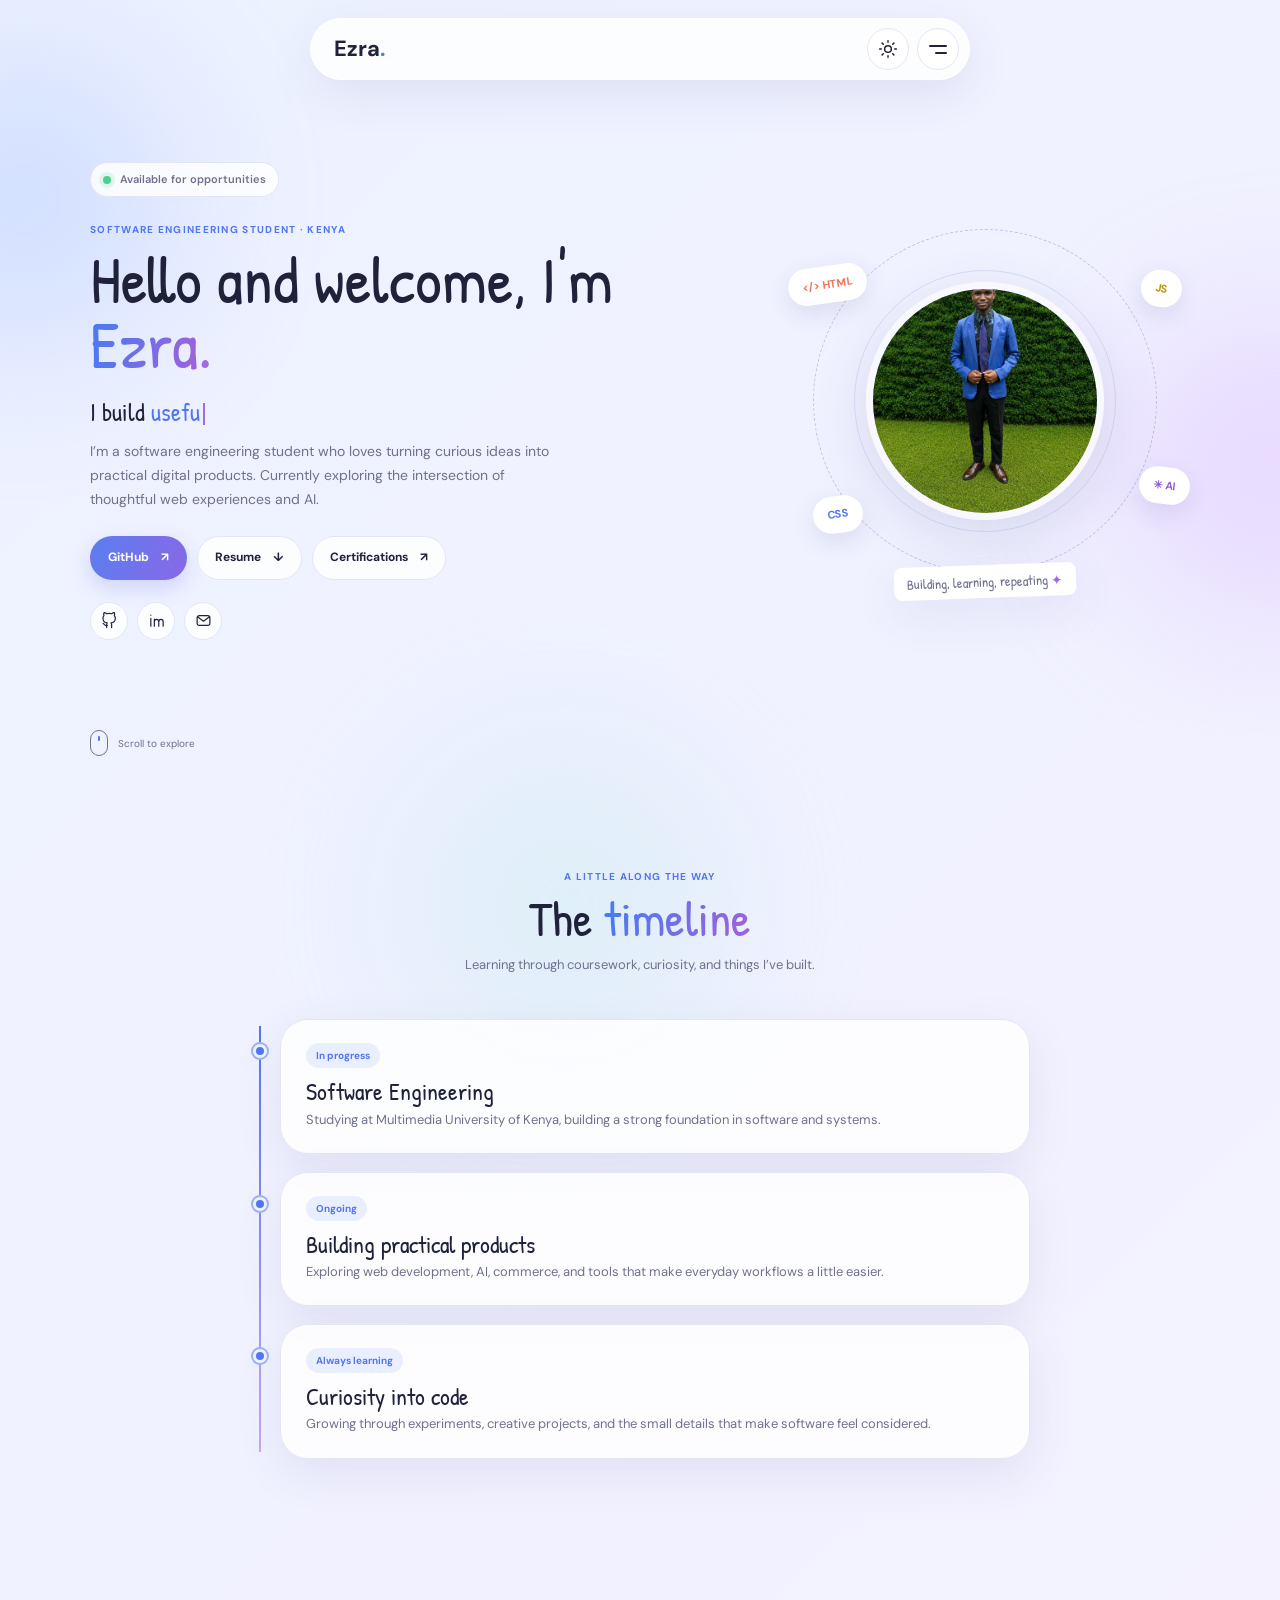
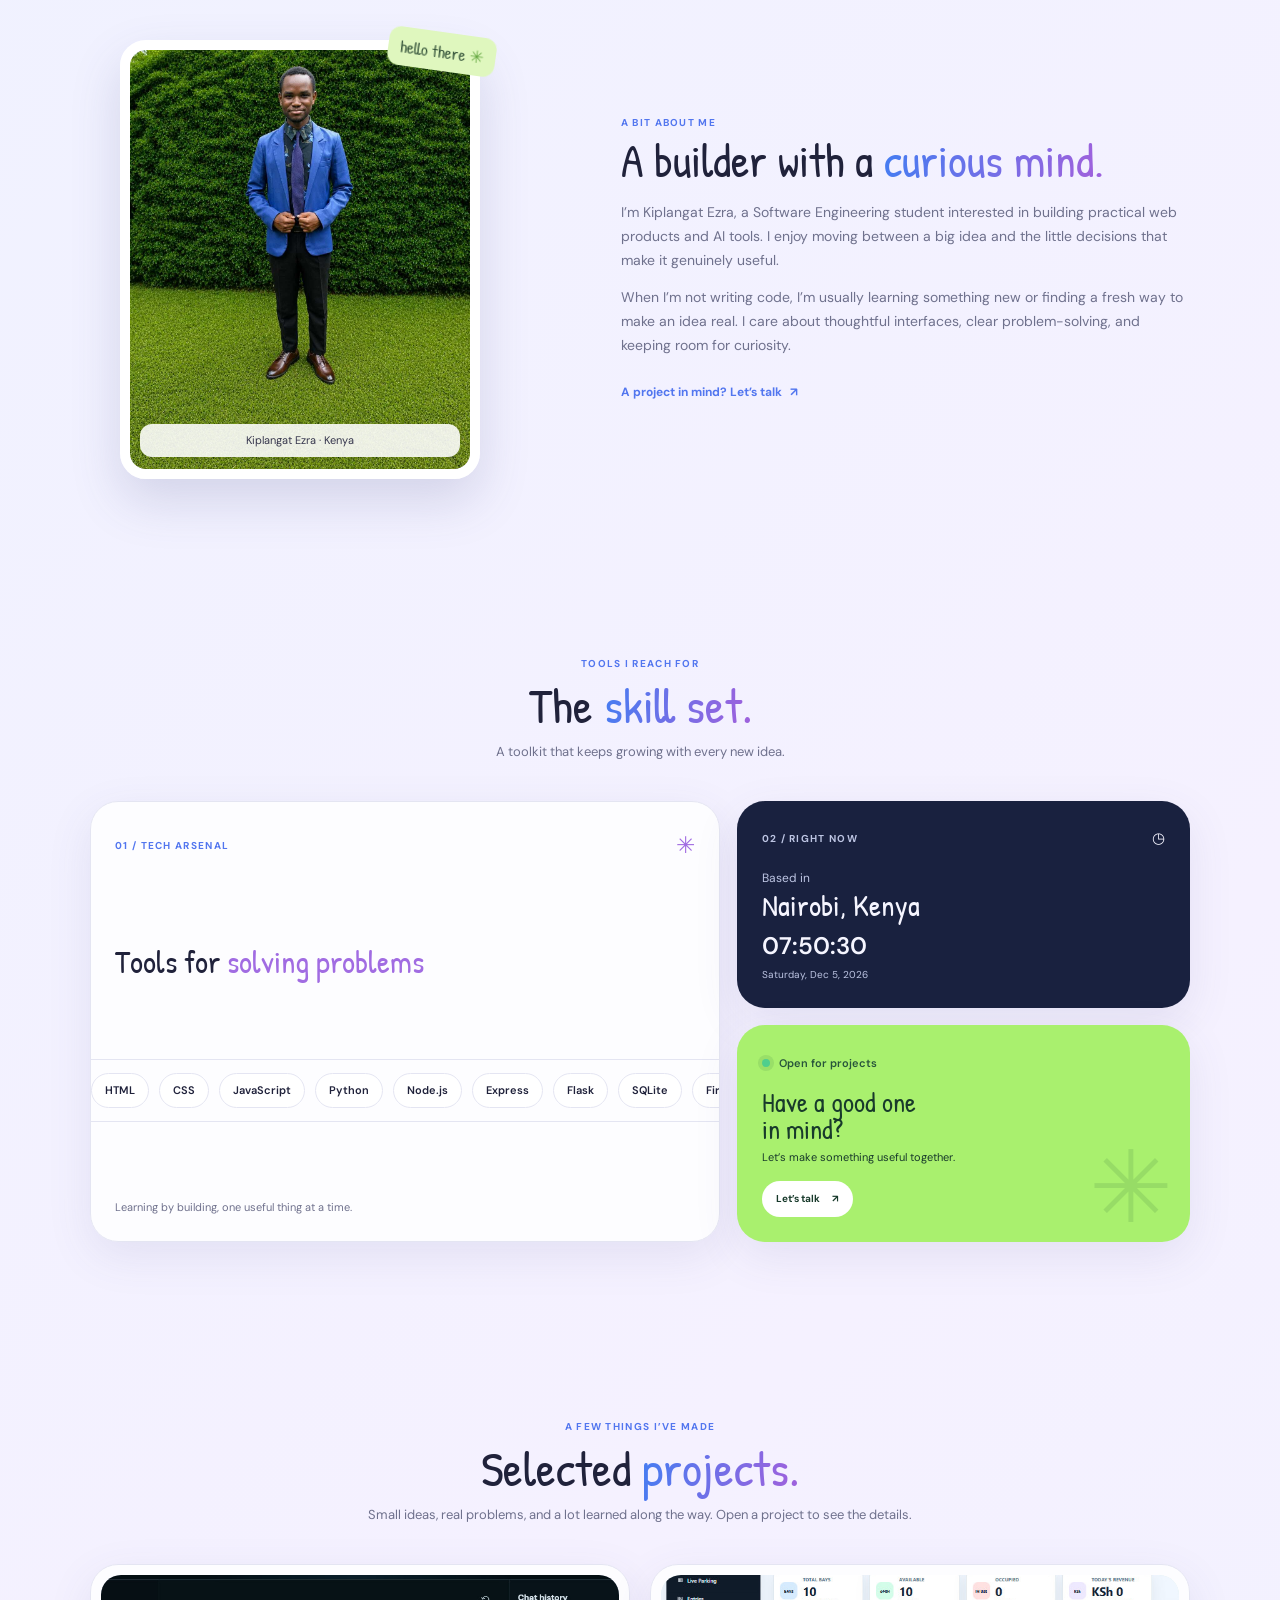
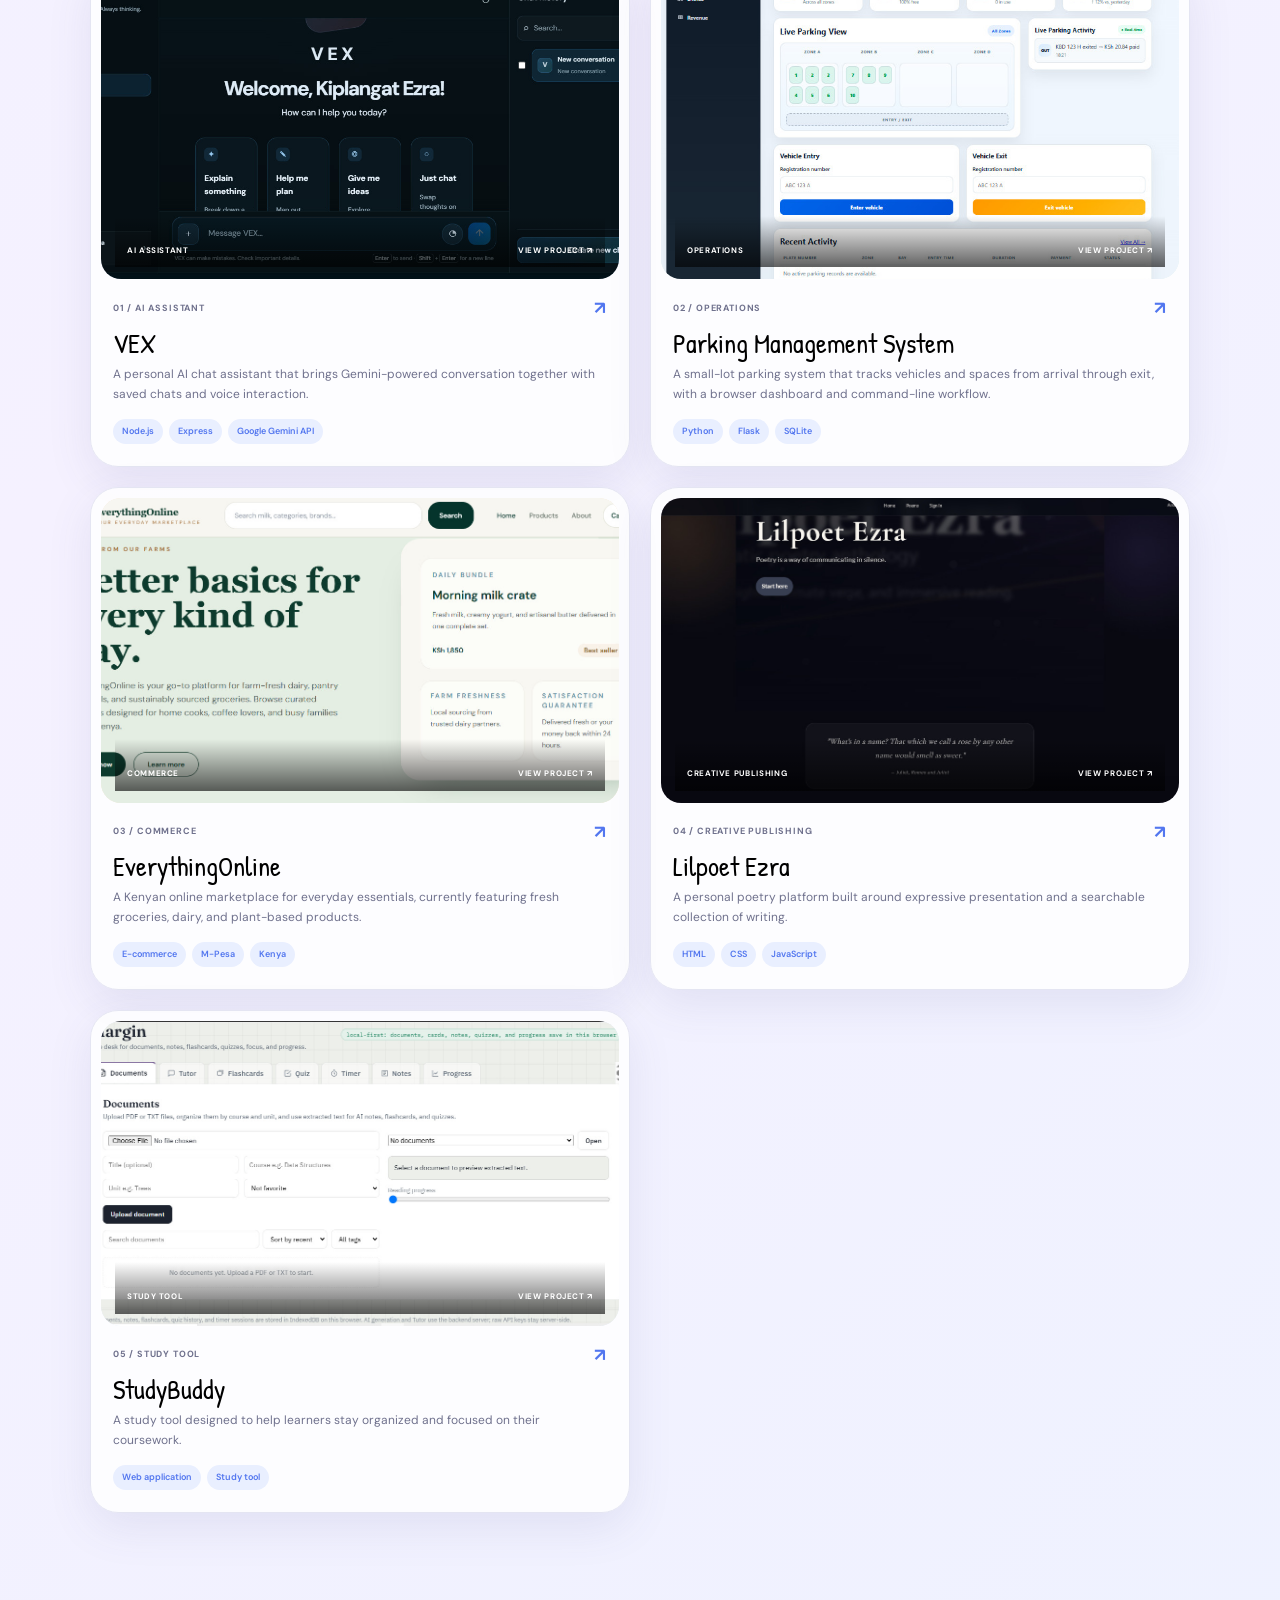
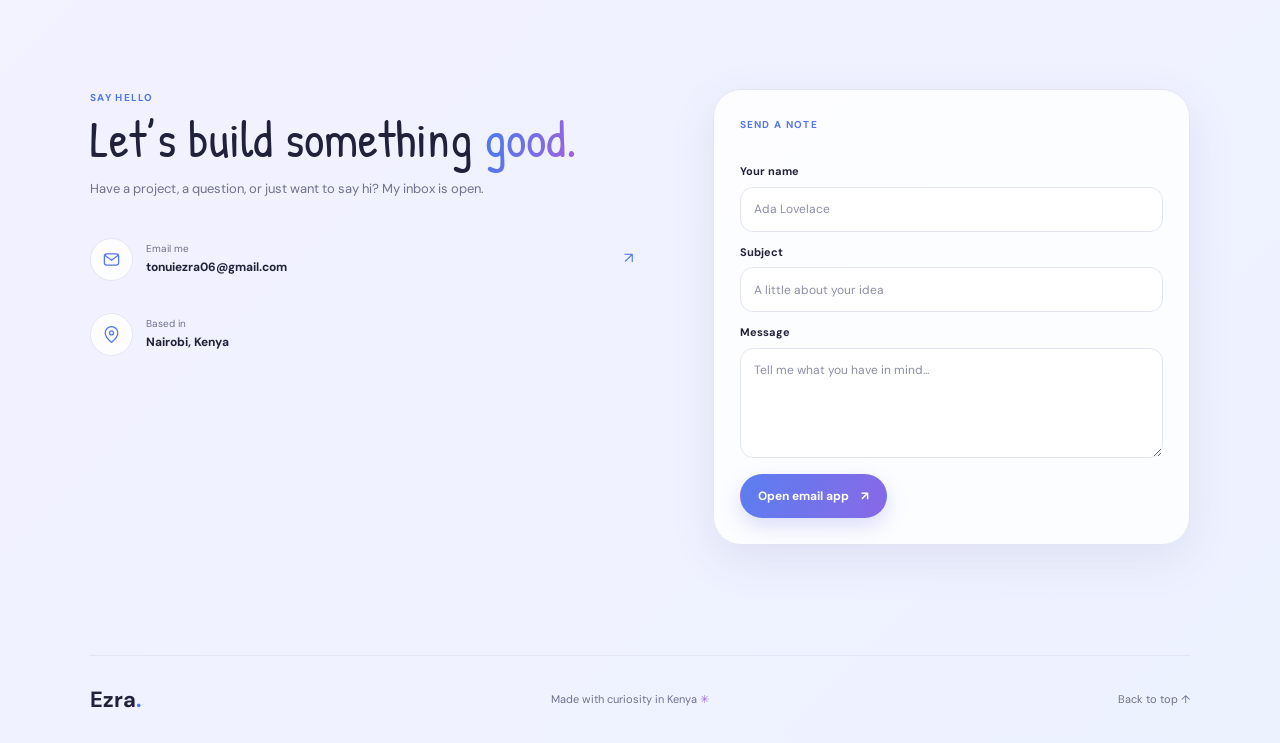
<file: index.html>
<!doctype html>
<html lang="en" data-theme="light">

<head>
  <meta charset="utf-8">
  <meta name="viewport" content="width=device-width, initial-scale=1">
  <meta name="description"
    content="Kiplangat Ezra is a software engineering student building useful web products and AI tools.">
  <meta name="theme-color" content="#edf2ff">
  <meta property="og:title" content="Kiplangat Ezra | Developer">
  <meta property="og:description" content="Software, shaped by curiosity and care.">
  <title>Kiplangat Ezra | Developer</title>
  <link rel="preconnect" href="https://fonts.googleapis.com">
  <link rel="preconnect" href="https://fonts.gstatic.com" crossorigin>
  <link href="https://fonts.googleapis.com/css2?family=DM+Sans:wght@400;500;600;700&family=Patrick+Hand&display=swap"
    rel="stylesheet">
  <link rel="stylesheet" href="styles.css">
  <script src="script.js" defer></script>
</head>

<body>
  <a class="skip-link" href="#main">Skip to content</a>
  <div class="ambient ambient-one" aria-hidden="true"></div>
  <div class="ambient ambient-two" aria-hidden="true"></div>
  <div class="ambient ambient-three" aria-hidden="true"></div>
  <header class="site-header">
    <nav class="nav-pill" aria-label="Main navigation">
      <a class="wordmark" href="#home" aria-label="Ezra, home">Ezra<span>.</span></a>
      <div class="nav-tools">
        <button class="icon-button theme-toggle" id="theme-toggle" type="button" aria-label="Switch to dark theme"
          title="Switch theme">
          <svg class="sun-icon" viewBox="0 0 24 24" aria-hidden="true">
            <circle cx="12" cy="12" r="4"></circle>
            <path
              d="M12 2v2m0 16v2M4.93 4.93l1.42 1.42m11.3 11.3 1.42 1.42M2 12h2m16 0h2M4.93 19.07l1.42-1.42m11.3-11.3 1.42-1.42">
            </path>
          </svg>
          <svg class="moon-icon" viewBox="0 0 24 24" aria-hidden="true">
            <path d="M20.4 15.2A8.5 8.5 0 0 1 8.8 3.6 8.5 8.5 0 1 0 20.4 15.2Z"></path>
          </svg>
        </button>
        <button class="icon-button menu-toggle" id="menu-toggle" type="button" aria-label="Open navigation menu"
          aria-expanded="false" aria-controls="menu-overlay">
          <span class="menu-lines" aria-hidden="true"><i></i><i></i></span>
        </button>
      </div>
    </nav>
  </header>
  <div class="menu-overlay" id="menu-overlay" aria-hidden="true" hidden>
    <button class="icon-button overlay-close" id="menu-close" type="button" aria-label="Close navigation menu"><svg
        viewBox="0 0 24 24" aria-hidden="true">
        <path d="m6 6 12 12M18 6 6 18"></path>
      </svg></button>
    <nav class="overlay-links" aria-label="Page sections">
      <a href="#home"><span>01</span>Home</a><a href="#timeline"><span>02</span>Timeline</a><a
        href="#about"><span>03</span>About</a><a href="#skills"><span>04</span>Skills</a><a
        href="#portfolio"><span>05</span>Portfolio</a><a href="#contact"><span>06</span>Contact</a>
      <a class="button button-dark overlay-hire" href="#contact">Hire me <span aria-hidden="true">↗</span></a>
    </nav>
    <p class="overlay-footnote">Software, shaped by curiosity and care.</p>
  </div>
  <main id="main">
    <section class="hero section-wrap" id="home" aria-labelledby="hero-title">
      <div class="hero-copy reveal">
        <span class="availability"><span class="online-dot"></span>Available for opportunities</span>
        <p class="eyebrow">Software engineering student · Kenya</p>
        <h1 id="hero-title">Hello and welcome, I'm <span class="gradient-text">Ezra</span><span class="period">.</span>
        </h1>
        <p class="hero-role">I build <span class="role-line"><span id="typed-role">useful web experiences</span><span
              class="typing-cursor" aria-hidden="true"></span></span></p>
        <p class="hero-description">I’m a software engineering student who loves turning curious ideas into practical
          digital products. Currently exploring the intersection of thoughtful web experiences and AI.</p>
        <div class="hero-actions">
          <a class="button button-primary" href="https://github.com/KiplangatEzra06" target="_blank"
            rel="noopener noreferrer">GitHub <span aria-hidden="true">↗</span></a>
          <a class="button button-outline" href="files/resume.pdf" target="_blank" rel="noopener noreferrer">Resume
            <span aria-hidden="true">↓</span></a>
          <a class="button button-outline"
            href="https://www.linkedin.com/in/kiplangat-ezra-8417b7359/details/certifications/" target="_blank"
            rel="noopener noreferrer">Certifications <span aria-hidden="true">↗</span></a>
        </div>
        <div class="social-links" aria-label="Social links">
          <a class="social-button" href="https://github.com/KiplangatEzra06" target="_blank" rel="noopener noreferrer"
            aria-label="GitHub profile" title="GitHub"><svg viewBox="0 0 24 24" aria-hidden="true">
              <path
                d="M9 19c-4.3 1.4-4.3-2.5-6-3m12 6v-3.9a3.4 3.4 0 0 0-.9-2.7c3-.3 6.1-1.5 6.1-6.7A5.2 5.2 0 0 0 18.8 5 4.8 4.8 0 0 0 18.7 1S17.5.7 15 2.5a13.3 13.3 0 0 0-7 0C5.5.7 4.3 1 4.3 1A4.8 4.8 0 0 0 4.2 5a5.2 5.2 0 0 0-1.4 3.7c0 5.2 3.1 6.4 6.1 6.7A3.4 3.4 0 0 0 8 18.1V22">
              </path>
            </svg></a>
          <a class="social-button" href="https://www.linkedin.com/in/kiplangat-ezra-8417b7359/" target="_blank"
            rel="noopener noreferrer" aria-label="LinkedIn profile" title="LinkedIn"><svg viewBox="0 0 24 24"
              aria-hidden="true">
              <path
                d="M4 9v11M4 4.5v.1M9 20v-6.2c0-2.2 1.1-3.5 3.1-3.5s3.1 1.3 3.1 3.5V20M9 10v10m6.2 0v-6.2c0-2.2 1.1-3.5 3.1-3.5s3.1 1.3 3.1 3.5V20">
              </path>
            </svg></a>
          <a class="social-button" href="mailto:kiplangatezra@gmail.com" aria-label="Email Ezra" title="Email"><svg
              viewBox="0 0 24 24" aria-hidden="true">
              <rect x="3" y="5" width="18" height="14" rx="3"></rect>
              <path d="m4 7 8 6 8-6"></path>
            </svg></a>
        </div>
      </div>
      <div class="hero-visual reveal" aria-label="Profile photo illustration">
        <div class="orbit orbit-one"></div>
        <div class="orbit orbit-two"></div><span class="orbit-chip chip-html">&lt;/&gt; HTML</span><span
          class="orbit-chip chip-js">JS</span><span class="orbit-chip chip-ai">✳ AI</span><span
          class="orbit-chip chip-css">CSS</span>
        <div class="profile-frame"><span class="profile-fallback" aria-hidden="true">KE</span><img class="profile-image"
            src="assets/images/profile.jpg" alt="Portrait of Kiplangat Ezra"></div>
        <span class="visual-caption">Building, learning, repeating <span>✦</span></span>
      </div>
      <a class="scroll-cue" href="#timeline"><span></span>Scroll to explore</a>
    </section>
    <section class="section-wrap section-block" id="timeline" aria-labelledby="timeline-title">
      <div class="section-heading reveal">
        <p class="eyebrow">A little along the way</p>
        <h2 id="timeline-title">The <span class="gradient-text">timeline</span></h2>
        <p>Learning through coursework, curiosity, and things I’ve built.</p>
      </div>
      <div class="timeline-list">
        <article class="timeline-entry reveal"><span class="timeline-dot"></span>
          <div class="timeline-card"><span class="date-pill">In progress</span>
            <h3>Software Engineering</h3>
            <p>Studying at Multimedia University of Kenya, building a strong foundation in software and systems.</p>
          </div>
        </article>
        <article class="timeline-entry reveal"><span class="timeline-dot"></span>
          <div class="timeline-card"><span class="date-pill">Ongoing</span>
            <h3>Building practical products</h3>
            <p>Exploring web development, AI, commerce, and tools that make everyday workflows a little easier.</p>
          </div>
        </article>
        <article class="timeline-entry reveal"><span class="timeline-dot"></span>
          <div class="timeline-card"><span class="date-pill">Always learning</span>
            <h3>Curiosity into code</h3>
            <p>Growing through experiments, creative projects, and the small details that make software feel considered.
            </p>
          </div>
        </article>
      </div>
    </section>
    <section class="section-wrap section-block about-section" id="about" aria-labelledby="about-title">
      <div class="about-photo-card reveal"><span class="photo-sticker">hello there <span>✳</span></span><span
          class="about-fallback" aria-hidden="true">KE</span><img class="about-image" src="assets/images/profile.jpg"
          alt="Kiplangat Ezra outside in natural light"><span class="photo-caption">Kiplangat Ezra · Kenya</span></div>
      <div class="about-copy reveal">
        <p class="eyebrow">A bit about me</p>
        <h2 id="about-title">A builder with a <span class="gradient-text">curious mind.</span></h2>
        <p>I’m Kiplangat Ezra, a Software Engineering student interested in building practical web products and AI
          tools. I enjoy moving between a big idea and the little decisions that make it genuinely useful.</p>
        <p>When I’m not writing code, I’m usually learning something new or finding a fresh way to make an idea real. I
          care about thoughtful interfaces, clear problem-solving, and keeping room for curiosity.</p><a
          class="text-link" href="#contact">A project in mind? Let’s talk <span aria-hidden="true">↗</span></a>
      </div>
    </section>
    <section class="section-wrap section-block" id="skills" aria-labelledby="skills-title">
      <div class="section-heading reveal">
        <p class="eyebrow">Tools I reach for</p>
        <h2 id="skills-title">The <span class="gradient-text">skill set.</span></h2>
        <p>A toolkit that keeps growing with every new idea.</p>
      </div>
      <div class="skills-grid">
        <article class="skill-card arsenal-card reveal">
          <div class="card-topline"><span class="eyebrow">01 / Tech arsenal</span><span class="sparkle"
              aria-hidden="true">✳</span></div>
          <h3>Tools for <span class="handwritten">solving problems</span></h3>
          <div class="marquee-window">
            <div class="skills-marquee" id="skills-marquee" aria-label="Technical skills"></div>
          </div>
          <p class="card-note">Learning by building, one useful thing at a time.</p>
        </article>
        <article class="skill-card timezone-card reveal">
          <div class="card-topline"><span class="eyebrow">02 / Right now</span><span class="timezone-icon"
              aria-hidden="true">◷</span></div>
          <p class="timezone-label">Based in</p>
          <h3 id="location-name">Nairobi, Kenya</h3>
          <p class="clock-time" id="local-clock" aria-live="off">--:--:--</p>
          <p class="clock-date" id="local-date"></p>
        </article>
        <article class="skill-card open-card reveal">
          <div class="open-status"><span class="online-dot"></span>Open for projects</div>
          <h3>Have a good one<br>in mind?</h3>
          <p>Let’s make something useful together.</p><a class="button button-light" href="#contact">Let’s talk <span
              aria-hidden="true">↗</span></a><span class="open-decoration" aria-hidden="true">✳</span>
        </article>
      </div>
    </section>
    <section class="section-wrap section-block portfolio-section" id="portfolio" aria-labelledby="portfolio-title">
      <div class="section-heading reveal">
        <p class="eyebrow">A few things I’ve made</p>
        <h2 id="portfolio-title">Selected <span class="gradient-text">projects.</span></h2>
        <p>Small ideas, real problems, and a lot learned along the way. Open a project to see the details.</p>
      </div>
      <div class="project-grid" id="project-grid"></div>
    </section>
    <section class="section-wrap section-block contact-section" id="contact" aria-labelledby="contact-title">
      <div class="contact-intro reveal">
        <p class="eyebrow">Say hello</p>
        <h2 id="contact-title">Let’s build something <span class="gradient-text">good.</span></h2>
        <p>Have a project, a question, or just want to say hi? My inbox is open.</p>
        <div class="contact-details"><a class="contact-row" id="email-link" href="mailto:kiplangatezra@gmail.com"><span
              class="contact-icon" aria-hidden="true"><svg viewBox="0 0 24 24">
                <rect x="3" y="5" width="18" height="14" rx="3"></rect>
                <path d="m4 7 8 6 8-6"></path>
              </svg></span><span><small>Email me</small><strong
                id="email-address">tonuiezra06@gmail.com</strong></span><span class="row-arrow"
              aria-hidden="true">↗</span></a>
          <div class="contact-row"><span class="contact-icon" aria-hidden="true"><svg viewBox="0 0 24 24">
                <path d="M20 10c0 5-8 12-8 12S4 15 4 10a8 8 0 1 1 16 0Z"></path>
                <circle cx="12" cy="10" r="2.5"></circle>
              </svg></span><span><small>Based in</small><strong id="contact-location">Nairobi, Kenya</strong></span>
          </div>
        </div>
      </div>
      <form class="contact-form" id="contact-form">
        <p class="eyebrow">Send a note</p>
        <label for="visitor-name">Your name</label><input id="visitor-name" name="name" type="text" autocomplete="name"
          placeholder="Ada Lovelace" required>
        <label for="visitor-subject">Subject</label><input id="visitor-subject" name="subject" type="text"
          placeholder="A little about your idea" required>
        <label for="visitor-message">Message</label><textarea id="visitor-message" name="message" rows="4"
          placeholder="Tell me what you have in mind..." required></textarea>
        <button class="button button-primary submit-button" type="submit">Open email app <span
            aria-hidden="true">↗</span></button>
      </form>
    </section>
  </main>
  <footer class="site-footer section-wrap"><a class="wordmark" href="#home">Ezra<span>.</span></a>
    <p>Made with curiosity in Kenya <span aria-hidden="true">✳</span></p><a href="#home" class="back-top">Back to top
      ↑</a>
  </footer>
  <dialog class="project-dialog" id="project-dialog" aria-labelledby="dialog-title">
    <div class="dialog-art" id="dialog-art"><button class="icon-button dialog-close" id="dialog-close" type="button"
        aria-label="Close project details"><svg viewBox="0 0 24 24" aria-hidden="true">
          <path d="m6 6 12 12M18 6 6 18"></path>
        </svg></button><span class="dialog-mark" id="dialog-mark"></span></div>
    <div class="dialog-content">
      <p class="eyebrow" id="dialog-category"></p>
      <h2 id="dialog-title"></h2>
      <p class="dialog-description" id="dialog-description"></p>
      <h3 class="dialog-label">A few highlights</h3>
      <ul class="dialog-features" id="dialog-features"></ul>
      <h3 class="dialog-label">Built with</h3>
      <div class="tech-chips" id="dialog-tech"></div>
      <div class="dialog-bottom">
        <p class="project-status"><span class="status-dot"></span><span id="dialog-status"></span></p>
        <div class="dialog-actions" id="dialog-actions"></div>
      </div>
    </div>
  </dialog>
</body>

</html>
</file>
<file: styles.css>
:root {
    color-scheme: light;
    --page: #edf2ff;
    --page-alt: #f5f1ff;
    --surface: rgb(255 255 255 / 82%);
    --surface-solid: #fff;
    --ink: #20223b;
    --muted: #6f718d;
    --line: #e4e5f2;
    --blue: #5276ef;
    --purple: #a16ce2;
    --blue-soft: #e9efff;
    --green: #a9f06e;
    --navy: #19213f;
    --shadow: 0 14px 45px rgb(76 82 138 / 10%);
    --hand: "Patrick Hand", "Comic Sans MS", cursive;
    --sans: "DM Sans", sans-serif;
    --content: 1100px;
}

html[data-theme="dark"] {
    color-scheme: dark;
    --page: #15172a;
    --page-alt: #201a35;
    --surface: rgb(34 37 60 / 86%);
    --surface-solid: #242740;
    --ink: #f1f1fc;
    --muted: #b0b2ca;
    --line: #3a3d5b;
    --blue: #8aa1ff;
    --purple: #c08df5;
    --blue-soft: #303451;
    --green: #b7f47e;
    --navy: #10152a;
    --shadow: 0 14px 45px rgb(0 0 0 / 24%);
}

*,
*::before,
*::after {
    box-sizing: border-box;
}

html {
    scroll-behavior: smooth;
    scroll-padding-top: 100px;
}

body {
    margin: 0;
    min-width: 320px;
    overflow-x: hidden;
    background: linear-gradient(135deg, var(--page) 0%, var(--page-alt) 55%, var(--page) 100%);
    color: var(--ink);
    font: 15px/1.7 var(--sans);
    -webkit-font-smoothing: antialiased;
}

body.menu-open {
    overflow: hidden;
}

a {
    color: inherit;
}

button,
input,
textarea {
    font: inherit;
}

button,
a {
    -webkit-tap-highlight-color: transparent;
}

a:focus-visible,
button:focus-visible,
input:focus-visible,
textarea:focus-visible {
    outline: 3px solid var(--purple);
    outline-offset: 4px;
}

.skip-link {
    position: fixed;
    z-index: 200;
    top: 12px;
    left: 12px;
    padding: 10px 16px;
    transform: translateY(-160%);
    border-radius: 12px;
    background: var(--navy);
    color: white;
}

.skip-link:focus {
    transform: translateY(0);
}

.ambient {
    position: fixed;
    z-index: -1;
    width: 310px;
    aspect-ratio: 1;
    border-radius: 50%;
    filter: blur(78px);
    opacity: .33;
    pointer-events: none;
}

.ambient-one {
    top: 5%;
    left: -130px;
    background: #9dbbff;
}

.ambient-two {
    top: 35%;
    right: -150px;
    background: #d6a9ff;
}

.ambient-three {
    bottom: -160px;
    left: 32%;
    background: #b9e9e9;
}

.section-wrap {
    width: min(var(--content), calc(100% - 48px));
    margin-inline: auto;
}

.site-header {
    position: fixed;
    z-index: 50;
    top: 18px;
    right: 0;
    left: 0;
    pointer-events: none;
}

.nav-pill {
    width: min(660px, calc(100% - 32px));
    min-height: 62px;
    display: flex;
    align-items: center;
    justify-content: space-between;
    gap: 24px;
    margin-inline: auto;
    padding: 8px 10px 8px 23px;
    border: 1px solid rgb(255 255 255 / 68%);
    border-radius: 999px;
    background: var(--surface);
    box-shadow: var(--shadow);
    backdrop-filter: blur(18px);
    pointer-events: auto;
}

.wordmark {
    color: var(--ink);
    font-size: 22px;
    font-weight: 700;
    letter-spacing: 0;
    text-decoration: none;
}

.wordmark span {
    color: var(--blue);
}

.nav-tools {
    display: flex;
    align-items: center;
    gap: 8px;
}

.icon-button {
    width: 42px;
    height: 42px;
    display: inline-grid;
    flex: 0 0 auto;
    place-items: center;
    padding: 0;
    border: 1px solid var(--line);
    border-radius: 50%;
    background: var(--surface-solid);
    color: var(--ink);
    cursor: pointer;
    transition: transform 180ms ease, background 180ms ease;
}

.icon-button:hover {
    transform: translateY(-2px);
    background: var(--blue-soft);
}

.icon-button svg {
    width: 20px;
    height: 20px;
    fill: none;
    stroke: currentColor;
    stroke-width: 1.8;
    stroke-linecap: round;
    stroke-linejoin: round;
}

.moon-icon {
    display: none;
}

html[data-theme="dark"] .sun-icon {
    display: none;
}

html[data-theme="dark"] .moon-icon {
    display: block;
}

.menu-lines {
    width: 18px;
    display: grid;
    gap: 5px;
}

.menu-lines i {
    display: block;
    height: 2px;
    border-radius: 4px;
    background: currentColor;
    transition: transform 180ms ease;
}

.menu-lines i:last-child {
    width: 12px;
    justify-self: end;
}

.menu-overlay {
    position: fixed;
    z-index: 45;
    inset: 0;
    display: grid;
    place-items: center;
    overflow-y: auto;
    padding: 100px 24px 48px;
    background: rgb(242 244 255 / 96%);
    backdrop-filter: blur(22px);
}

html[data-theme="dark"] .menu-overlay {
    background: rgb(21 23 42 / 97%);
}

.menu-overlay[hidden] {
    display: none;
}

.overlay-close {
    position: absolute;
    top: 26px;
    right: max(24px, calc((100vw - var(--content)) / 2));
}

.overlay-links {
    display: grid;
    justify-items: center;
    gap: 4px;
}

.overlay-links>a:not(.button) {
    display: flex;
    align-items: baseline;
    gap: 14px;
    color: var(--ink);
    font: 42px/1.15 var(--hand);
    text-decoration: none;
    transition: color 160ms ease, transform 160ms ease;
}

.overlay-links>a:not(.button):hover {
    color: var(--blue);
    transform: translateX(5px);
}

.overlay-links>a>span {
    color: var(--muted);
    font: 10px var(--sans);
}

.overlay-hire {
    margin-top: 22px;
}

.overlay-footnote {
    position: absolute;
    bottom: 20px;
    margin: 0;
    color: var(--muted);
    font-size: 12px;
}

.hero {
    min-height: 745px;
    position: relative;
    display: grid;
    grid-template-columns: 1.05fr .95fr;
    align-items: center;
    gap: 52px;
    padding-top: 116px;
    padding-bottom: 94px;
}

.hero-copy {
    position: relative;
    z-index: 1;
}

.availability,
.open-status {
    display: inline-flex;
    align-items: center;
    gap: 9px;
    padding: 7px 12px;
    border: 1px solid var(--line);
    border-radius: 999px;
    background: var(--surface);
    color: var(--muted);
    font-size: 11px;
    font-weight: 600;
}

.online-dot,
.status-dot {
    width: 8px;
    height: 8px;
    display: inline-block;
    flex: 0 0 auto;
    border-radius: 50%;
    background: #4fce8d;
    box-shadow: 0 0 0 4px rgb(79 206 141 / 14%);
}

.eyebrow {
    margin: 0;
    color: var(--blue);
    font-size: 10px;
    font-weight: 700;
    letter-spacing: .13em;
    text-transform: uppercase;
}

.hero-copy>.eyebrow {
    margin-top: 24px;
}

.hero h1,
.section-heading h2,
.about-copy h2,
.contact-intro h2 {
    margin: 9px 0 0;
    font: 66px/.98 var(--hand);
    letter-spacing: 0;
}

.gradient-text {
    background: linear-gradient(105deg, #477cf1 5%, #9c62dd 92%);
    background-clip: text;
    color: transparent;
    -webkit-background-clip: text;
    -webkit-text-fill-color: transparent;
}

.period {
    color: var(--purple);
}

.hero-role {
    margin: 20px 0 10px;
    font: 25px/1.35 var(--hand);
}

.role-line {
    color: var(--blue);
}

.typing-cursor {
    display: inline-block;
    width: 2px;
    height: 22px;
    margin-left: 3px;
    transform: translateY(4px);
    background: var(--purple);
    animation: blink 900ms steps(2, start) infinite;
}

@keyframes blink {
    to {
        visibility: hidden;
    }
}

.hero-description {
    max-width: 480px;
    margin: 0;
    color: var(--muted);
    font-size: 14px;
}

.hero-actions {
    display: flex;
    flex-wrap: wrap;
    gap: 10px;
    margin-top: 24px;
}

.button {
    min-height: 44px;
    display: inline-flex;
    align-items: center;
    justify-content: center;
    gap: 12px;
    padding: 10px 17px;
    border: 1px solid transparent;
    border-radius: 999px;
    font-size: 12px;
    font-weight: 700;
    text-decoration: none;
    cursor: pointer;
    transition: transform 180ms ease, box-shadow 180ms ease, background 180ms ease;
}

.button:hover {
    transform: translateY(-2px);
}

.button-primary {
    background: linear-gradient(110deg, #5b7eef, #8968e7);
    box-shadow: 0 8px 20px rgb(95 111 227 / 22%);
    color: #fff;
}

.button-primary:hover {
    box-shadow: 0 11px 24px rgb(95 111 227 / 30%);
}

.button-outline {
    border-color: var(--line);
    background: var(--surface);
    color: var(--ink);
}

.button-outline:hover {
    background: var(--blue-soft);
}

.button-dark {
    background: #20223b;
    color: #fff;
}

.button-light {
    background: #fff;
    color: #183a2b;
}

.social-links {
    display: flex;
    gap: 9px;
    margin-top: 22px;
}

.social-button {
    width: 38px;
    height: 38px;
    display: grid;
    place-items: center;
    border: 1px solid var(--line);
    border-radius: 50%;
    background: var(--surface);
    color: var(--ink);
    transition: transform 180ms ease, color 180ms ease;
}

.social-button:hover {
    transform: translateY(-3px);
    color: var(--blue);
}

.social-button svg {
    width: 17px;
    height: 17px;
    fill: none;
    stroke: currentColor;
    stroke-width: 1.7;
    stroke-linecap: round;
    stroke-linejoin: round;
}

.hero-visual {
    position: relative;
    width: min(100%, 410px);
    aspect-ratio: 1;
    justify-self: end;
    display: grid;
    place-items: center;
}

.orbit {
    position: absolute;
    border: 1px dashed rgb(112 123 197 / 40%);
    border-radius: 50%;
}

.orbit-one {
    inset: 8%;
    animation: orbit-rotate 42s linear infinite;
}

.orbit-two {
    inset: 18%;
    border-style: solid;
    border-color: rgb(112 123 197 / 18%);
}

@keyframes orbit-rotate {
    to {
        transform: rotate(360deg);
    }
}

.profile-frame {
    position: relative;
    width: 58%;
    aspect-ratio: 1;
    overflow: hidden;
    border: 7px solid rgb(255 255 255 / 84%);
    border-radius: 50%;
    background: linear-gradient(145deg, #ccd9ff, #e8d2f8);
    box-shadow: 0 18px 55px rgb(85 88 148 / 16%);
}

.profile-image,
.about-image {
    position: absolute;
    inset: 0;
    width: 100%;
    height: 100%;
    object-fit: cover;
}

.profile-fallback,
.about-fallback {
    position: absolute;
    inset: 0;
    display: grid;
    place-items: center;
    color: #fff;
    font: 64px var(--hand);
    background: linear-gradient(145deg, #88a8f2, #c798e7);
}

.profile-frame.image-loaded .profile-fallback,
.about-photo-card.image-loaded .about-fallback {
    display: none;
}

.orbit-chip {
    position: absolute;
    z-index: 2;
    padding: 8px 13px;
    border: 1px solid rgb(255 255 255 / 70%);
    border-radius: 999px;
    background: var(--surface-solid);
    box-shadow: 0 8px 24px rgb(57 63 119 / 12%);
    color: var(--ink);
    font-size: 11px;
    font-weight: 700;
}

.chip-html {
    top: 17%;
    left: 2%;
    color: #ed7657;
    transform: rotate(-8deg);
}

.chip-js {
    top: 18%;
    right: 2%;
    color: #b99500;
    transform: rotate(9deg);
}

.chip-ai {
    right: 0;
    bottom: 25%;
    color: #9160d6;
    transform: rotate(7deg);
}

.chip-css {
    bottom: 18%;
    left: 8%;
    color: #5276ef;
    transform: rotate(-7deg);
}

.visual-caption {
    position: absolute;
    bottom: 2%;
    left: 50%;
    width: max-content;
    max-width: 85%;
    padding: 7px 13px;
    transform: translateX(-50%) rotate(-2deg);
    border-radius: 8px;
    background: var(--surface-solid);
    box-shadow: var(--shadow);
    color: var(--muted);
    font: 14px var(--hand);
}

.visual-caption span {
    color: var(--purple);
}

.scroll-cue {
    position: absolute;
    bottom: 24px;
    left: 0;
    display: flex;
    align-items: center;
    gap: 10px;
    color: var(--muted);
    font-size: 10px;
    text-decoration: none;
}

.scroll-cue span {
    width: 18px;
    height: 26px;
    position: relative;
    border: 1px solid var(--muted);
    border-radius: 20px;
}

.scroll-cue span::after {
    position: absolute;
    top: 5px;
    left: 7px;
    width: 2px;
    height: 5px;
    border-radius: 2px;
    background: var(--blue);
    content: "";
    animation: scroll-dot 1.5s ease-in-out infinite;
}

@keyframes scroll-dot {
    to {
        transform: translateY(7px);
        opacity: 0;
    }
}

.section-block {
    padding-top: 88px;
    padding-bottom: 88px;
}

.section-heading {
    max-width: 650px;
    margin: 0 auto 38px;
    text-align: center;
}

.section-heading h2 {
    font-size: 49px;
}

.section-heading>p:last-child {
    margin: 12px 0 0;
    color: var(--muted);
    font-size: 13px;
}

.timeline-list {
    position: relative;
    max-width: 780px;
    display: grid;
    gap: 18px;
    margin-inline: auto;
    padding: 5px 0 5px 30px;
}

.timeline-list::before {
    position: absolute;
    top: 12px;
    bottom: 12px;
    left: 9px;
    width: 2px;
    background: linear-gradient(var(--blue), #c8a6ed);
    content: "";
}

.timeline-entry {
    position: relative;
}

.timeline-dot {
    position: absolute;
    top: 25px;
    left: -27px;
    width: 14px;
    height: 14px;
    border: 3px solid var(--page);
    border-radius: 50%;
    background: var(--blue);
    box-shadow: 0 0 0 2px #9bb0f6;
}

.timeline-card,
.skill-card,
.project-card,
.contact-form {
    border: 1px solid var(--line);
    border-radius: 28px;
    background: var(--surface);
    box-shadow: var(--shadow);
}

.timeline-card {
    padding: 22px 25px;
}

.date-pill {
    display: inline-block;
    padding: 4px 10px;
    border-radius: 99px;
    background: var(--blue-soft);
    color: var(--blue);
    font-size: 10px;
    font-weight: 700;
}

.timeline-card h3 {
    margin: 10px 0 4px;
    font: 24px/1.1 var(--hand);
}

.timeline-card p {
    margin: 0;
    color: var(--muted);
    font-size: 13px;
}

.about-section {
    display: grid;
    grid-template-columns: .85fr 1.15fr;
    align-items: center;
    gap: clamp(48px, 9vw, 110px);
}

.about-photo-card {
    width: min(100%, 360px);
    aspect-ratio: .82;
    position: relative;
    justify-self: center;
    transform: rotate(-4deg);
    overflow: visible;
    border: 10px solid #fff;
    border-radius: 26px;
    background: linear-gradient(145deg, #ccd9ff, #e8d2f8);
    box-shadow: 0 22px 50px rgb(72 75 132 / 18%);
}

.about-photo-card img {
    border-radius: 16px;
}

.photo-caption {
    position: absolute;
    right: 10px;
    bottom: 12px;
    left: 10px;
    padding: 7px 10px;
    border-radius: 12px;
    background: rgb(255 255 255 / 88%);
    color: #36364d;
    font-size: 11px;
    text-align: center;
}

.photo-sticker {
    position: absolute;
    z-index: 2;
    top: -18px;
    right: -26px;
    padding: 8px 12px;
    transform: rotate(8deg);
    border-radius: 12px;
    background: #dff7be;
    color: #335239;
    font: 17px var(--hand);
}

.photo-sticker span {
    color: #65a842;
}

.about-copy h2 {
    margin: 7px 0 18px;
    font-size: 46px;
}

.about-copy>p:not(.eyebrow) {
    color: var(--muted);
    font-size: 14px;
}

.text-link {
    display: inline-flex;
    align-items: center;
    gap: 8px;
    margin-top: 10px;
    color: var(--blue);
    font-size: 12px;
    font-weight: 700;
    text-decoration: none;
}

.text-link:hover {
    text-decoration: underline;
    text-underline-offset: 4px;
}

.skills-grid {
    display: grid;
    grid-template-columns: 1.25fr .9fr;
    grid-template-rows: repeat(2, minmax(170px, auto));
    gap: 17px;
}

.skill-card {
    position: relative;
    overflow: hidden;
    padding: 24px;
}

.arsenal-card {
    grid-row: span 2;
    display: flex;
    flex-direction: column;
    justify-content: space-between;
    min-height: 370px;
}

.card-topline {
    display: flex;
    align-items: center;
    justify-content: space-between;
}

.sparkle {
    color: var(--purple);
    font-size: 23px;
}

.arsenal-card h3 {
    margin: 26px 0 20px;
    font: 32px/1.1 var(--hand);
}

.handwritten {
    color: var(--purple);
}

.marquee-window {
    overflow: hidden;
    margin: 6px -24px;
    padding: 13px 0;
    border-top: 1px solid var(--line);
    border-bottom: 1px solid var(--line);
}

.skills-marquee {
    width: max-content;
    display: flex;
    gap: 10px;
    animation: marquee 28s linear infinite;
}

.skills-marquee:hover {
    animation-play-state: paused;
}

.skill-chip {
    padding: 7px 13px;
    border: 1px solid var(--line);
    border-radius: 99px;
    background: var(--surface-solid);
    color: var(--ink);
    font-size: 11px;
    font-weight: 600;
}

@keyframes marquee {
    to {
        transform: translateX(-50%);
    }
}

.card-note {
    margin: 17px 0 0;
    color: var(--muted);
    font-size: 11px;
}

.timezone-card {
    display: flex;
    flex-direction: column;
    justify-content: space-between;
    border-color: transparent;
    background: var(--navy);
    color: #f5f5ff;
}

.timezone-card .eyebrow,
.timezone-label,
.clock-date {
    color: #bdc5e3;
}

.timezone-label {
    margin: 17px 0 0;
    font-size: 12px;
}

.timezone-card h3 {
    margin: 0;
    font: 30px/1.1 var(--hand);
}

.clock-time {
    margin: 4px 0 0;
    font-size: 24px;
    font-variant-numeric: tabular-nums;
    font-weight: 600;
}

.clock-date {
    margin: 0;
    font-size: 10px;
}

.open-card {
    min-height: 195px;
    border-color: transparent;
    background: var(--green);
    color: #183a2b;
}

.open-status {
    padding: 0;
    border: 0;
    background: transparent;
    color: #28553b;
}

.open-status .online-dot {
    box-shadow: 0 0 0 4px rgb(37 102 58 / 12%);
}

.open-card h3 {
    position: relative;
    z-index: 1;
    margin: 13px 0 4px;
    font: 27px/1.02 var(--hand);
}

.open-card p {
    margin: 0;
    font-size: 11px;
}

.open-card .button {
    min-height: 36px;
    margin-top: 14px;
    padding: 7px 13px;
    font-size: 10px;
}

.open-decoration {
    position: absolute;
    right: 16px;
    bottom: 3px;
    color: rgb(25 83 47 / 12%);
    font-size: 100px;
    line-height: 1;
}

.project-grid {
    display: grid;
    grid-template-columns: repeat(2, minmax(0, 1fr));
    gap: 20px;
}

.project-card {
    overflow: hidden;
    padding: 10px;
    cursor: pointer;
    text-align: left;
    transition: transform 200ms ease, box-shadow 200ms ease;
}

.project-card:hover {
    transform: translateY(-5px);
    box-shadow: 0 20px 48px rgb(76 82 138 / 17%);
}

.project-art {
    aspect-ratio: 1.7;
    position: relative;
    display: grid;
    place-items: center;
    overflow: hidden;
    border-radius: 20px;
}

.project-art::before,
.project-art::after {
    position: absolute;
    border: 1px solid currentColor;
    border-radius: 50%;
    content: "";
    opacity: .15;
}

.project-art::before {
    width: 50%;
    aspect-ratio: 1;
}

.project-art::after {
    width: 72%;
    aspect-ratio: 1;
}

.project-art.has-screenshot::before,
.project-art.has-screenshot::after {
    display: none;
}

.project-screenshot {
    position: absolute;
    inset: 0;
    width: 100%;
    height: 100%;
    object-fit: cover;
}

.project-art.has-screenshot .project-art-caption {
    padding: 28px 12px 10px;
    background: linear-gradient(transparent, rgb(0 0 0 / 62%));
    color: white;
}

.project-art-word {
    position: relative;
    z-index: 1;
    color: currentColor;
    font: clamp(40px, 7vw, 76px)/1 var(--hand);
}

.project-art-caption {
    position: absolute;
    z-index: 1;
    right: 14px;
    bottom: 12px;
    left: 14px;
    display: flex;
    justify-content: space-between;
    color: currentColor;
    font-size: 8px;
    font-weight: 700;
    letter-spacing: .08em;
    text-transform: uppercase;
}

.project-card-info {
    padding: 14px 12px 12px;
}

.project-card-meta {
    display: flex;
    align-items: center;
    justify-content: space-between;
    gap: 10px;
    color: var(--muted);
    font-size: 9px;
    font-weight: 700;
    letter-spacing: .09em;
    text-transform: uppercase;
}

.project-card-meta span:last-child {
    color: var(--blue);
    font-size: 18px;
}

.project-card h3 {
    margin: 5px 0 5px;
    font: 27px/1.1 var(--hand);
}

.project-card p {
    margin: 0;
    color: var(--muted);
    font-size: 12px;
}

.project-card-tags {
    display: flex;
    flex-wrap: wrap;
    gap: 6px;
    margin-top: 14px;
}

.project-card-tags span,
.tech-chip {
    padding: 5px 9px;
    border-radius: 99px;
    background: var(--blue-soft);
    color: var(--blue);
    font-size: 9px;
    font-weight: 600;
}

.contact-section {
    display: grid;
    grid-template-columns: 1fr .88fr;
    align-items: start;
    gap: clamp(35px, 7vw, 80px);
    padding-bottom: 110px;
}

.contact-intro h2 {
    max-width: 500px;
    margin: 9px 0 14px;
    font-size: 50px;
}

.contact-intro>p:not(.eyebrow) {
    max-width: 430px;
    color: var(--muted);
    font-size: 13px;
}

.contact-details {
    display: grid;
    gap: 11px;
    margin-top: 27px;
}

.contact-row {
    min-height: 64px;
    display: flex;
    align-items: center;
    gap: 13px;
    text-decoration: none;
}

.contact-icon {
    width: 43px;
    height: 43px;
    display: grid;
    flex: 0 0 auto;
    place-items: center;
    border: 1px solid var(--line);
    border-radius: 50%;
    background: var(--surface);
    color: var(--blue);
}

.contact-icon svg {
    width: 19px;
    height: 19px;
    fill: none;
    stroke: currentColor;
    stroke-width: 1.6;
    stroke-linecap: round;
    stroke-linejoin: round;
}

.contact-row small,
.contact-row strong {
    display: block;
}

.contact-row small {
    color: var(--muted);
    font-size: 10px;
}

.contact-row strong {
    font-size: 12px;
}

.row-arrow {
    margin-left: auto;
    color: var(--blue);
}

.contact-form {
    display: grid;
    padding: 26px;
}

.contact-form>.eyebrow {
    margin-bottom: 18px;
}

.contact-form label {
    margin: 11px 0 6px;
    font-size: 11px;
    font-weight: 700;
}

.contact-form input,
.contact-form textarea {
    width: 100%;
    min-height: 45px;
    padding: 11px 13px;
    border: 1px solid var(--line);
    border-radius: 13px;
    background: var(--surface-solid);
    color: var(--ink);
    font-size: 12px;
    resize: vertical;
}

.contact-form textarea {
    min-height: 110px;
}

.contact-form input::placeholder,
.contact-form textarea::placeholder {
    color: var(--muted);
    opacity: .8;
}

.submit-button {
    justify-self: start;
    margin-top: 16px;
}

.site-footer {
    min-height: 88px;
    display: flex;
    align-items: center;
    justify-content: space-between;
    gap: 20px;
    border-top: 1px solid var(--line);
}

.site-footer p {
    margin: 0;
    color: var(--muted);
    font-size: 11px;
}

.site-footer p span {
    color: var(--purple);
}

.back-top {
    color: var(--muted);
    font-size: 11px;
    text-decoration: none;
}

.project-dialog {
    width: min(640px, calc(100% - 28px));
    max-height: min(88vh, 850px);
    overflow: auto;
    padding: 10px;
    border: 1px solid var(--line);
    border-radius: 30px;
    background: var(--surface-solid);
    color: var(--ink);
    box-shadow: 0 30px 100px rgb(25 27 58 / 30%);
}

.project-dialog::backdrop {
    background: rgb(23 25 48 / 55%);
    backdrop-filter: blur(5px);
}

.dialog-art {
    height: 185px;
    position: relative;
    display: grid;
    place-items: center;
    overflow: hidden;
    border-radius: 21px;
}

.dialog-art::before,
.dialog-art::after {
    position: absolute;
    border: 1px solid currentColor;
    border-radius: 50%;
    content: "";
    opacity: .16;
}

.dialog-art::before {
    width: 165px;
    aspect-ratio: 1;
}

.dialog-art::after {
    width: 230px;
    aspect-ratio: 1;
}

.dialog-art.has-screenshot::before,
.dialog-art.has-screenshot::after {
    display: none;
}

.dialog-screenshot {
    position: absolute;
    inset: 0;
    width: 100%;
    height: 100%;
    object-fit: cover;
}

.dialog-mark {
    position: relative;
    z-index: 1;
    font: 68px/1 var(--hand);
}

.dialog-close {
    position: absolute;
    z-index: 2;
    top: 12px;
    right: 12px;
}

.dialog-content {
    padding: 22px 20px 16px;
}

.dialog-content h2 {
    margin: 5px 0 7px;
    font: 35px/1.1 var(--hand);
}

.dialog-description {
    margin: 0;
    color: var(--muted);
    font-size: 13px;
}

.dialog-label {
    margin: 19px 0 7px;
    font: 18px var(--hand);
}

.dialog-features {
    display: grid;
    grid-template-columns: repeat(2, minmax(0, 1fr));
    gap: 8px 14px;
    margin: 0;
    padding-left: 19px;
    color: var(--muted);
    font-size: 11px;
}

.dialog-features li::marker {
    color: var(--blue);
}

.tech-chips {
    display: flex;
    flex-wrap: wrap;
    gap: 7px;
}

.dialog-bottom {
    display: flex;
    align-items: center;
    justify-content: space-between;
    gap: 15px;
    margin-top: 22px;
    padding-top: 15px;
    border-top: 1px solid var(--line);
}

.project-status {
    display: flex;
    align-items: center;
    gap: 9px;
    margin: 0;
    color: var(--muted);
    font-size: 10px;
}

.project-status .status-dot {
    width: 7px;
    height: 7px;
}

.dialog-actions {
    display: flex;
    flex-wrap: wrap;
    gap: 8px;
}

.dialog-actions .button {
    min-height: 37px;
    padding: 8px 12px;
    font-size: 10px;
}

.reveal {
    opacity: 0;
    transform: translateY(18px);
    transition: opacity 550ms ease, transform 550ms cubic-bezier(.2, .65, .3, 1);
}

.reveal.is-visible {
    opacity: 1;
    transform: translateY(0);
}

@media (min-width: 1100px) {
    .hero {
        min-height: 780px;
    }
}

@media (max-width: 760px) {
    .section-wrap {
        width: min(100% - 36px, var(--content));
    }

    .hero {
        min-height: unset;
        grid-template-columns: 1fr;
        gap: 28px;
        padding-top: 132px;
        padding-bottom: 90px;
    }

    .hero-copy {
        grid-row: 2;
    }

    .hero-visual {
        width: min(82vw, 340px);
        justify-self: center;
        grid-row: 1;
    }

    .hero h1 {
        font-size: 58px;
    }

    .hero-role {
        font-size: 22px;
    }

    .hero-description {
        max-width: 560px;
    }

    .scroll-cue {
        bottom: 28px;
    }

    .section-block {
        padding-top: 68px;
        padding-bottom: 68px;
    }

    .about-section {
        grid-template-columns: 1fr;
        gap: 42px;
    }

    .about-photo-card {
        width: min(70%, 300px);
    }

    .about-copy {
        max-width: 570px;
        margin-inline: auto;
    }

    .contact-section {
        grid-template-columns: 1fr;
        gap: 30px;
    }

    .contact-form {
        max-width: 620px;
    }
}

@media (max-width: 540px) {
    .site-header {
        top: 12px;
    }

    .nav-pill {
        min-height: 56px;
        padding-left: 18px;
    }

    .hero {
        padding-top: 110px;
    }

    .hero-visual {
        width: min(86vw, 315px);
    }

    .hero h1 {
        font-size: 53px;
    }

    .hero-copy>.eyebrow {
        font-size: 9px;
    }

    .hero-role {
        font-size: 20px;
    }

    .hero-description {
        font-size: 13px;
    }

    .hero-actions {
        gap: 8px;
    }

    .hero-actions .button {
        padding-inline: 12px;
        font-size: 10px;
    }

    .section-heading {
        margin-bottom: 27px;
    }

    .section-heading h2 {
        font-size: 43px;
    }

    .section-heading>p:last-child {
        font-size: 12px;
    }

    .timeline-list {
        padding-left: 26px;
    }

    .timeline-list::before {
        left: 7px;
    }

    .timeline-dot {
        left: -25px;
    }

    .timeline-card {
        padding: 18px;
        border-radius: 22px;
    }

    .timeline-card h3 {
        font-size: 22px;
    }

    .about-copy h2 {
        font-size: 40px;
    }

    .skills-grid {
        grid-template-columns: 1fr;
        grid-template-rows: auto;
    }

    .arsenal-card {
        grid-row: auto;
        min-height: 290px;
    }

    .timezone-card {
        min-height: 190px;
    }

    .open-card {
        min-height: 205px;
    }

    .project-grid {
        grid-template-columns: 1fr;
        gap: 14px;
    }

    .project-art {
        aspect-ratio: 1.75;
    }

    .project-art-word {
        font-size: 65px;
    }

    .contact-intro h2 {
        font-size: 42px;
    }

    .contact-form {
        padding: 20px;
        border-radius: 23px;
    }

    .site-footer {
        min-height: 100px;
        flex-wrap: wrap;
        justify-content: space-between;
        gap: 3px 15px;
        padding-block: 15px;
    }

    .site-footer p {
        order: 3;
        width: 100%;
    }

    .dialog-content {
        padding: 17px 11px 10px;
    }

    .dialog-art {
        height: 155px;
    }

    .dialog-features {
        grid-template-columns: 1fr;
    }

    .dialog-bottom {
        align-items: flex-start;
        flex-direction: column;
    }
}

@media (prefers-reduced-motion: reduce) {

    *,
    *::before,
    *::after {
        scroll-behavior: auto !important;
        animation-duration: .01ms !important;
        animation-iteration-count: 1 !important;
        transition-duration: .01ms !important;
    }

    .reveal {
        opacity: 1;
        transform: none;
    }

    .skills-marquee {
        animation: none;
        width: 100%;
        flex-wrap: wrap;
    }
}
</file>
